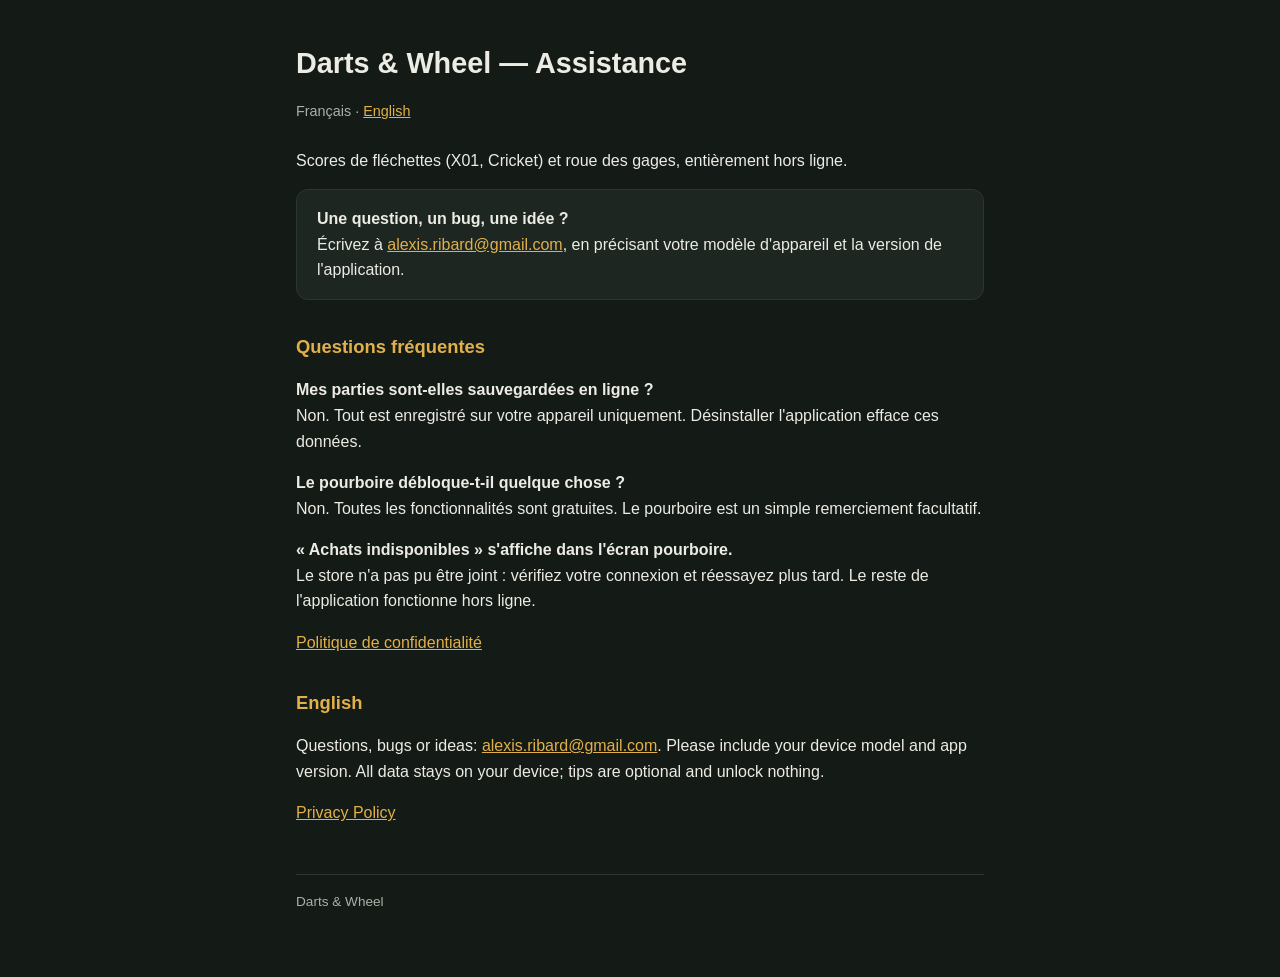
<file: index.html>
<!doctype html>
<html lang="fr">
<head>
<meta charset="utf-8">
<meta name="viewport" content="width=device-width, initial-scale=1">
<title>Assistance — Darts &amp; Wheel</title>
<link rel="stylesheet" href="style.css">
</head>
<body>
<main>
<h1>Darts &amp; Wheel — Assistance</h1>
<p class="lang">Français · <a href="#en">English</a></p>

<p>Scores de fléchettes (X01, Cricket) et roue des gages, entièrement hors ligne.</p>

<div class="card">
<strong>Une question, un bug, une idée ?</strong><br>
Écrivez à <a href="mailto:alexis.ribard@gmail.com?subject=Darts%20%26%20Wheel">alexis.ribard@gmail.com</a>, en précisant votre modèle d'appareil et la version de l'application.
</div>

<h2>Questions fréquentes</h2>
<p><strong>Mes parties sont-elles sauvegardées en ligne ?</strong><br>
Non. Tout est enregistré sur votre appareil uniquement. Désinstaller l'application efface ces données.</p>
<p><strong>Le pourboire débloque-t-il quelque chose ?</strong><br>
Non. Toutes les fonctionnalités sont gratuites. Le pourboire est un simple remerciement facultatif.</p>
<p><strong>« Achats indisponibles » s'affiche dans l'écran pourboire.</strong><br>
Le store n'a pas pu être joint : vérifiez votre connexion et réessayez plus tard. Le reste de l'application fonctionne hors ligne.</p>

<p><a href="privacy.html">Politique de confidentialité</a></p>

<h2 id="en">English</h2>
<p>Questions, bugs or ideas: <a href="mailto:alexis.ribard@gmail.com?subject=Darts%20%26%20Wheel">alexis.ribard@gmail.com</a>. Please include your device model and app version. All data stays on your device; tips are optional and unlock nothing.</p>
<p><a href="privacy-en.html">Privacy Policy</a></p>

<footer>Darts &amp; Wheel</footer>
</main>
</body>
</html>
</file>
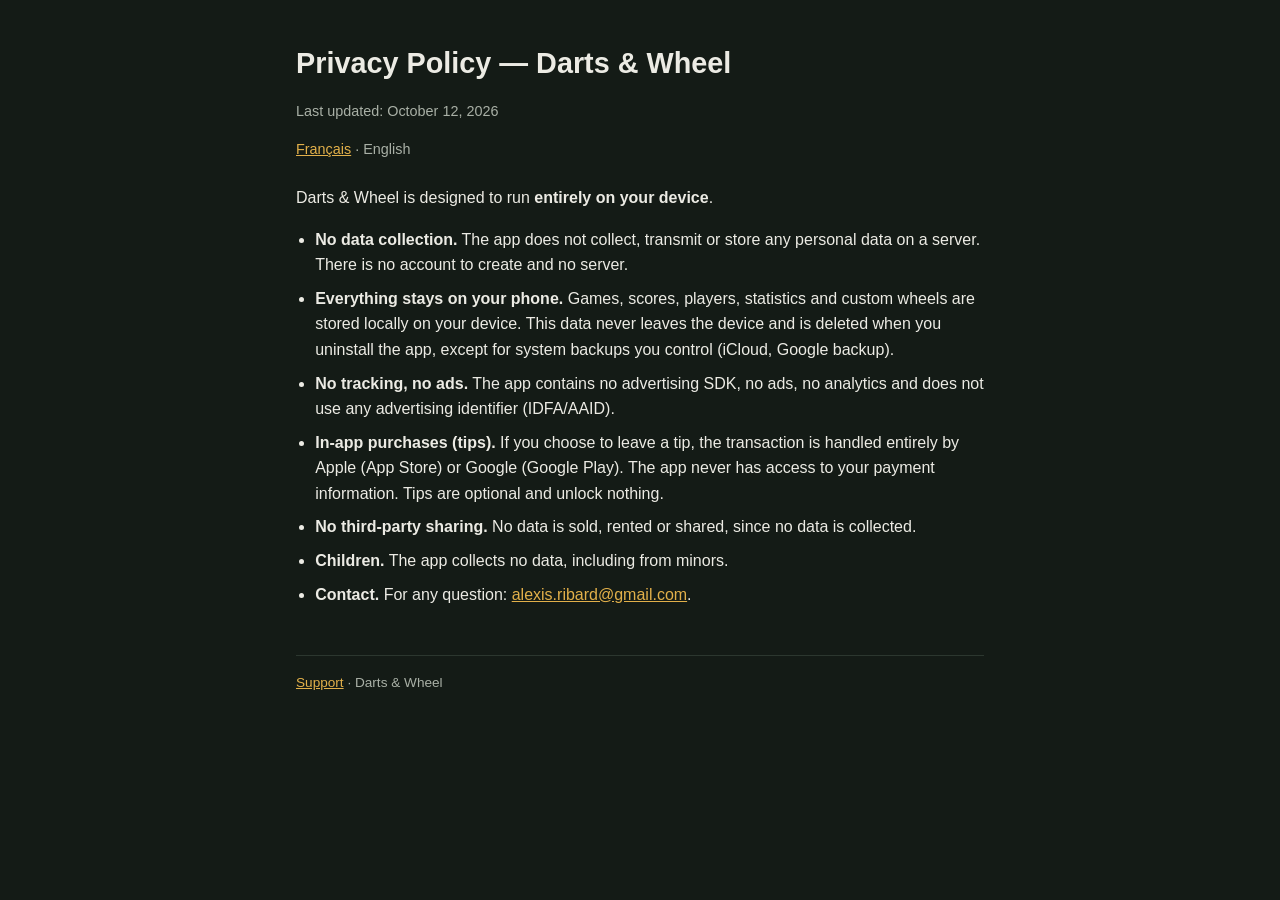
<file: privacy-en.html>
<!doctype html>
<html lang="en">
<head>
<meta charset="utf-8">
<meta name="viewport" content="width=device-width, initial-scale=1">
<title>Privacy Policy — Darts &amp; Wheel</title>
<link rel="stylesheet" href="style.css">
</head>
<body>
<main>
<h1>Privacy Policy — Darts &amp; Wheel</h1>
<p class="date">Last updated: October 12, 2026</p>
<p class="lang"><a href="privacy.html">Français</a> · English</p>

<p>Darts &amp; Wheel is designed to run <strong>entirely on your device</strong>.</p>
<ul>
<li><strong>No data collection.</strong> The app does not collect, transmit or store any personal data on a server. There is no account to create and no server.</li>
<li><strong>Everything stays on your phone.</strong> Games, scores, players, statistics and custom wheels are stored locally on your device. This data never leaves the device and is deleted when you uninstall the app, except for system backups you control (iCloud, Google backup).</li>
<li><strong>No tracking, no ads.</strong> The app contains no advertising SDK, no ads, no analytics and does not use any advertising identifier (IDFA/AAID).</li>
<li><strong>In-app purchases (tips).</strong> If you choose to leave a tip, the transaction is handled entirely by Apple (App Store) or Google (Google Play). The app never has access to your payment information. Tips are optional and unlock nothing.</li>
<li><strong>No third-party sharing.</strong> No data is sold, rented or shared, since no data is collected.</li>
<li><strong>Children.</strong> The app collects no data, including from minors.</li>
<li><strong>Contact.</strong> For any question: <a href="mailto:alexis.ribard@gmail.com">alexis.ribard@gmail.com</a>.</li>
</ul>
<footer><a href="index.html">Support</a> · Darts &amp; Wheel</footer>
</main>
</body>
</html>
</file>
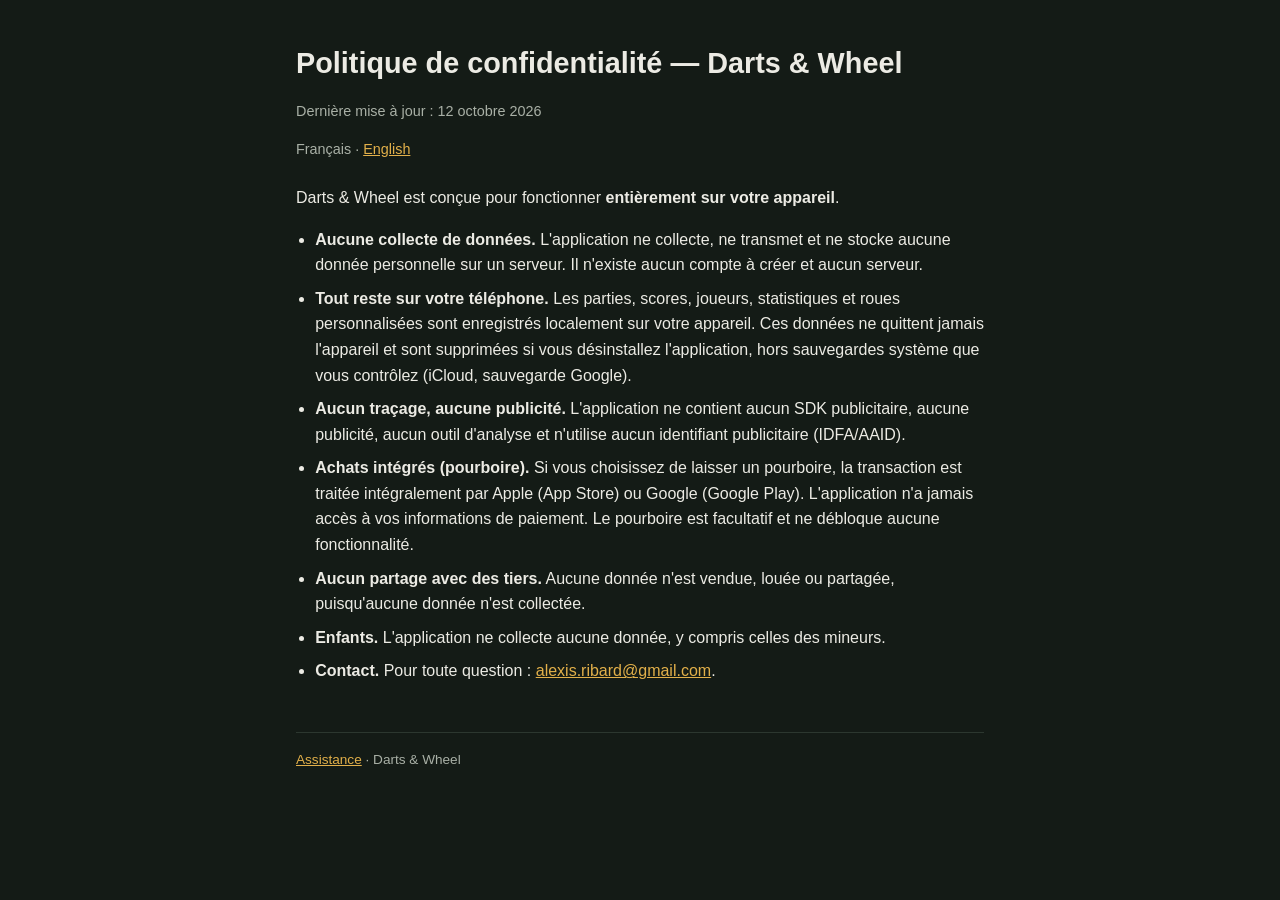
<file: privacy.html>
<!doctype html>
<html lang="fr">
<head>
<meta charset="utf-8">
<meta name="viewport" content="width=device-width, initial-scale=1">
<title>Politique de confidentialité — Darts &amp; Wheel</title>
<link rel="stylesheet" href="style.css">
</head>
<body>
<main>
<h1>Politique de confidentialité — Darts &amp; Wheel</h1>
<p class="date">Dernière mise à jour : 12 octobre 2026</p>
<p class="lang">Français · <a href="privacy-en.html">English</a></p>

<p>Darts &amp; Wheel est conçue pour fonctionner <strong>entièrement sur votre appareil</strong>.</p>
<ul>
<li><strong>Aucune collecte de données.</strong> L'application ne collecte, ne transmet et ne stocke aucune donnée personnelle sur un serveur. Il n'existe aucun compte à créer et aucun serveur.</li>
<li><strong>Tout reste sur votre téléphone.</strong> Les parties, scores, joueurs, statistiques et roues personnalisées sont enregistrés localement sur votre appareil. Ces données ne quittent jamais l'appareil et sont supprimées si vous désinstallez l'application, hors sauvegardes système que vous contrôlez (iCloud, sauvegarde Google).</li>
<li><strong>Aucun traçage, aucune publicité.</strong> L'application ne contient aucun SDK publicitaire, aucune publicité, aucun outil d'analyse et n'utilise aucun identifiant publicitaire (IDFA/AAID).</li>
<li><strong>Achats intégrés (pourboire).</strong> Si vous choisissez de laisser un pourboire, la transaction est traitée intégralement par Apple (App Store) ou Google (Google Play). L'application n'a jamais accès à vos informations de paiement. Le pourboire est facultatif et ne débloque aucune fonctionnalité.</li>
<li><strong>Aucun partage avec des tiers.</strong> Aucune donnée n'est vendue, louée ou partagée, puisqu'aucune donnée n'est collectée.</li>
<li><strong>Enfants.</strong> L'application ne collecte aucune donnée, y compris celles des mineurs.</li>
<li><strong>Contact.</strong> Pour toute question : <a href="mailto:alexis.ribard@gmail.com">alexis.ribard@gmail.com</a>.</li>
</ul>
<footer><a href="index.html">Assistance</a> · Darts &amp; Wheel</footer>
</main>
</body>
</html>
</file>
<file: style.css>
:root{--bg:#141B16;--card:#1d2620;--text:#ecebe4;--muted:#a9b0a6;--accent:#e2b04a;--line:#2c372f}
*{box-sizing:border-box}
body{margin:0;background:var(--bg);color:var(--text);font:16px/1.6 -apple-system,BlinkMacSystemFont,"Segoe UI",Roboto,sans-serif}
main{max-width:720px;margin:0 auto;padding:40px 16px 64px}
h1{font-size:1.8rem;margin:0 0 4px}
h2{font-size:1.15rem;margin:32px 0 8px;color:var(--accent)}
.date,.lang{color:var(--muted);font-size:.9rem}
.lang{margin-bottom:24px}
a{color:var(--accent)}
ul{padding-left:1.2em}
li{margin:8px 0}
.card{background:var(--card);border:1px solid var(--line);border-radius:12px;padding:16px 20px;margin:16px 0}
footer{margin-top:48px;color:var(--muted);font-size:.85rem;border-top:1px solid var(--line);padding-top:16px}
</file>
